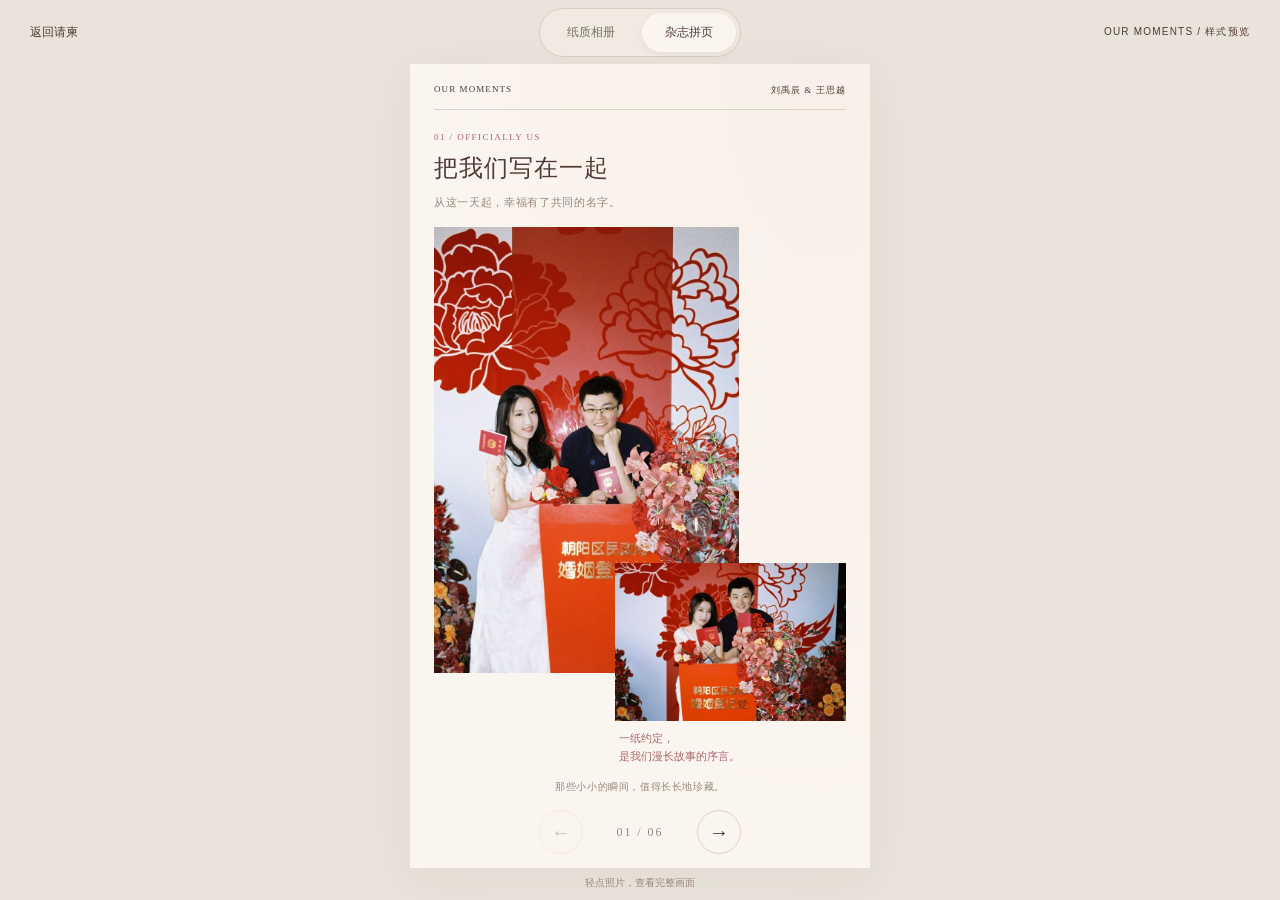
<file: demos/moments/index.html>
<!doctype html>
<html lang="zh-CN">
<head>
<meta charset="UTF-8"><meta name="viewport" content="width=device-width,initial-scale=1">
<title>点滴瞬间 · 相册样式对比</title>
<link rel="stylesheet" href="moments.css">
</head>
<body>
<header class="preview-bar"><a href="../../">返回请柬</a><nav aria-label="相册样式"><button data-mode="album" aria-pressed="true">纸质相册</button><button data-mode="editorial" aria-pressed="false">杂志拼页</button></nav><span class="preview-label">OUR MOMENTS / 样式预览</span></header>
<main>
<section id="album" class="paper" aria-label="纸质相册">
<header class="page-heading"><span class="eyebrow">A COLLECTION OF US</span><h1>点滴<span>瞬间</span></h1><p>把平凡的日子，珍藏成永远。</p></header>
<div class="album-stage"><button class="photo-button album-photo" aria-label="放大当前照片"><img id="album-image" src="assets/gold-portrait.jpg" alt="米金色背景婚纱合照"><span class="print-mark">LIU & WANG · OUR LITTLE FOREVER</span></button></div>
<div class="album-caption"><span class="chapter" id="album-chapter"></span><p id="album-caption"></p></div>
<footer class="pager"><button id="album-prev" aria-label="上一张照片">←</button><span id="album-count" role="status" aria-live="polite"></span><button id="album-next" aria-label="下一张照片">→</button></footer>
</section>
<section id="editorial" class="paper editorial" aria-label="杂志拼页" hidden>
<header class="editorial-masthead"><span>OUR MOMENTS</span><span>刘禹辰 & 王思越</span></header>
<div id="spread"></div>
<footer class="pager"><button id="editorial-prev" aria-label="上一页相册">←</button><span id="editorial-count" role="status" aria-live="polite"></span><button id="editorial-next" aria-label="下一页相册">→</button></footer>
</section>
<p class="preview-note">轻点照片，查看完整画面</p>
</main>
<dialog id="lightbox" aria-label="完整照片"><button class="close" aria-label="关闭大图">×</button><img alt=""><p>点击空白处或按 Esc 关闭</p></dialog>
<script src="moments.js"></script>
</body></html>
</file>
<file: demos/moments/moments.css>
:root{--cream:#fbf5ef;--ink:#503b33;--rose:#ab666a;--muted:#9a8578;--line:#dfd0c1;font-family:"Songti SC","Noto Serif SC","SimSun",serif;color:var(--ink);background:#eae3db}*{box-sizing:border-box}body{margin:0}button,a{-webkit-tap-highlight-color:transparent}button{font:inherit;cursor:pointer}button:focus-visible,a:focus-visible{outline:2px solid var(--rose);outline-offset:5px}button:disabled{opacity:.28;cursor:default}[hidden]{display:none!important}.preview-bar{min-height:76px;display:flex;align-items:center;justify-content:space-between;gap:16px;padding:16px 30px;font:12px -apple-system,BlinkMacSystemFont,sans-serif}.preview-bar a{color:var(--ink);text-decoration:none}.preview-bar nav{display:flex;padding:4px;border:1px solid #d9ccbf;border-radius:30px;background:#f1eae2;gap:4px}.preview-bar nav button{border:0;padding:11px 23px;border-radius:24px;background:transparent;color:#816e61}.preview-bar nav button[aria-pressed=true]{background:var(--cream);box-shadow:0 2px 6px #60433312;color:var(--ink)}.preview-label{font-size:10px;letter-spacing:.12em}main{padding:4px 20px 20px}.paper{max-width:460px;margin:auto;background:var(--cream);padding:32px 28px 22px;box-shadow:0 10px 50px #5441310d;min-height:720px;background-image:radial-gradient(ellipse at 90% 0,#ead7c529,transparent 65%)}.page-heading{text-align:center}.eyebrow{font-size:9px;letter-spacing:.28em;color:var(--muted)}h1{font-size:29px;letter-spacing:.13em;font-weight:400;margin:13px 0 10px}h1 span{color:var(--rose)}.page-heading p{font-size:11px;letter-spacing:.12em;color:var(--muted);margin:0}.album-stage{height:422px;display:flex;align-items:center;justify-content:center;margin:24px 0 18px}.photo-button{border:0;background:none;padding:0;display:block;max-width:100%;color:inherit}.album-photo{padding:9px 9px 0;background:#fffdf9;box-shadow:0 7px 22px #5e41301c;max-height:100%;width:max-content}.album-photo img{display:block;max-width:100%;max-height:382px;width:auto;height:auto}.print-mark{height:30px;display:flex;align-items:center;justify-content:center;font:7px Georgia,serif;letter-spacing:.18em;color:#a48c79}.album-caption{text-align:center}.chapter{font:9px Georgia,serif;letter-spacing:.16em;color:var(--rose)}.album-caption p{font-size:13px;letter-spacing:.09em;margin:10px 0 21px}.pager{display:flex;justify-content:center;align-items:center;gap:24px}.pager button{width:44px;height:44px;border:1px solid var(--line);border-radius:50%;background:transparent;color:var(--ink);font-size:20px}.pager span{font:12px Georgia,serif;letter-spacing:.16em;min-width:66px;text-align:center;color:var(--muted)}.preview-note{text-align:center;font:11px -apple-system,sans-serif;color:var(--muted);margin:18px 0 0}.editorial{padding-top:24px}.editorial-masthead{display:flex;justify-content:space-between;border-bottom:1px solid var(--line);padding-bottom:14px;font-size:9px;letter-spacing:.12em}.editorial-masthead span:first-child{font-family:Georgia,serif}.spread-heading{margin:25px 0 19px}.spread-heading .chapter{font-size:9px}.spread-heading h2{font-size:27px;font-weight:400;letter-spacing:.04em;margin:9px 0}.spread-heading p,.spread-note{font-size:11px;color:var(--muted);line-height:1.9;letter-spacing:.06em;margin:0}.editorial img{display:block;width:100%;height:auto}.opening-photo{width:260px;margin:0 auto}.spread-note{text-align:center;margin:15px 0 19px}.registry-layout{display:grid;grid-template-columns:1.03fr 1fr;gap:15px;align-items:start;min-height:407px;padding-top:12px}.registry-layout>div{padding-top:91px}.registry-layout .photo-button{background:white;padding:5px;box-shadow:0 3px 12px #54301e0d}.registry-layout .side-note{font-size:12px;line-height:2.1;margin:24px 0;color:var(--rose)}.red-layout{display:grid;grid-template-columns:1fr 1.08fr;align-items:center;gap:12px;min-height:407px}.red-layout>div{display:grid;gap:14px}.red-layout .photo-button{border:4px solid #fffcf6}.red-layout .side-note{font-size:11px;line-height:1.9;color:var(--rose);margin:0}.editorial .pager{margin-top:10px}.fade{animation:appear .35s ease}@keyframes appear{from{opacity:0;transform:translateY(4px)}to{opacity:1;transform:none}}dialog{border:0;padding:40px 18px 14px;background:#241f1bf5;width:100vw;max-width:100vw;height:100dvh;max-height:100dvh;color:white}dialog::backdrop{background:#241f1bf5}dialog img{display:block;max-width:100%;max-height:calc(100dvh - 104px);width:auto;height:auto;object-fit:contain;margin:auto}dialog p{text-align:center;font:11px sans-serif;color:#c5b9ad}.close{position:absolute;right:12px;top:3px;width:44px;height:40px;border:0;background:transparent;color:white;font-size:30px}@media(min-width:850px){.preview-bar{position:relative}.preview-bar nav{position:absolute;left:50%;transform:translateX(-50%)}}@media(max-width:520px){.preview-bar{padding:12px 14px;min-height:65px;gap:8px}.preview-bar nav button{padding:10px 15px}.preview-label{display:none}main{padding:0 0 16px}.paper{padding:28px 24px 20px;min-height:calc(100svh - 102px);box-shadow:none}.album-stage{height:clamp(280px,48svh,422px)}.album-photo img{max-height:calc(clamp(280px,48svh,422px) - 39px)}.preview-note{margin-top:12px}.opening-photo{width:min(260px,100%)}.red-layout{grid-template-columns:1fr;gap:18px;min-height:0}.red-layout>.photo-button{width:72%;margin:auto}.red-layout>div{grid-template-columns:1fr;gap:18px}.red-layout>div .photo-button{width:100%}.red-layout .side-note{text-align:center}.registry-layout{gap:12px;min-height:360px}.spread-heading h2{font-size:25px}}@media(prefers-reduced-motion:reduce){.fade{animation:none}}

/* Additional editorial chapters: preserve complete photographic compositions. */
.portrait-pair{display:grid;grid-template-columns:1fr 1fr;gap:14px;align-items:start;min-height:400px;padding-top:12px}.portrait-pair>div{padding-top:54px}.pair-quote{font-size:12px;line-height:2;color:var(--rose);letter-spacing:.08em;margin:0 0 23px}.portrait-pair .photo-button,.joy-layout .photo-button{border:4px solid #fffcf6}.joy-layout{display:grid;grid-template-columns:1fr 1fr;gap:16px;align-items:center}.joy-layout>.photo-button:last-child{grid-column:1/-1}.joy-layout .pair-quote{margin:0}.closing-photo{width:280px;margin:0 auto}dialog[open]{display:flex;flex-direction:column;justify-content:center}dialog img{flex:0 1 auto;min-height:0}@media(max-width:520px){.portrait-pair{min-height:350px;gap:12px}.portrait-pair>div{padding-top:40px}.pair-quote{font-size:11px;letter-spacing:.02em}.joy-layout{gap:14px}.closing-photo{width:100%}}

/* A consistent viewport-sized magazine: reserve space for headings and paging. */
body:has(#editorial:not([hidden])){height:100dvh;display:flex;flex-direction:column}
body:has(#editorial:not([hidden])) .preview-bar{flex:none;min-height:64px;padding-top:10px;padding-bottom:10px}
body:has(#editorial:not([hidden])) main{flex:1;min-height:0;display:flex;flex-direction:column;padding:0 16px 10px}
.editorial.paper{width:100%;height:100%;min-height:0;flex:1;display:flex;flex-direction:column;padding:20px 24px 14px;margin:0 auto}
.editorial-masthead{flex:none;padding-bottom:12px}
#spread{flex:1;min-height:0;display:grid;grid-template-rows:auto minmax(0,1fr) auto}
.editorial .spread-heading{margin:16px 0 14px}
.editorial .spread-heading h2{font-size:24px;margin:8px 0}
.editorial .spread-note{margin:12px 0 6px;font-size:10px}
.editorial .pager{flex:none;margin-top:8px}
.spread-art{min-height:0;display:flex;justify-content:center;align-items:stretch}
.spread-art>.photo-button{width:100%;height:100%;margin:0}
.spread-art .photo-button{min-width:0;min-height:0;max-height:100%;display:flex;justify-content:center;align-items:center;background:transparent;border:0;padding:0;box-shadow:none}
.spread-art img{width:auto;height:auto;max-width:100%;max-height:100%;object-fit:contain;border:4px solid #fffcf6}
.spread-art>div{width:100%;height:100%;min-height:0;padding-top:0}
.spread-art .registry-layout{grid-template-columns:1fr 1fr;gap:12px;align-items:stretch}
.spread-art .registry-layout>div{padding-top:0;min-height:0;display:grid;grid-template-rows:minmax(0,1fr) auto;align-items:end}
.spread-art .registry-layout .side-note{margin:12px 0;font-size:11px}
.spread-art .portrait-pair{grid-template-columns:1fr 1fr;gap:12px;align-items:stretch}
.spread-art .portrait-pair>div{padding-top:0;min-height:0;display:grid;grid-template-rows:auto minmax(0,1fr)}
.spread-art .portrait-pair>.photo-button{padding-bottom:42px}
.spread-art .portrait-pair .pair-quote{margin:8px 0 12px;font-size:11px}
.spread-art .red-layout{grid-template-columns:1fr 1.08fr;gap:10px;align-items:stretch}
.spread-art .red-layout>.photo-button{width:100%;margin:0}
.spread-art .red-layout>div{min-height:0;display:grid;grid-template-rows:minmax(0,1fr) minmax(0,1fr) auto;gap:10px}
.spread-art .red-layout .side-note{font-size:10px;line-height:1.6}
.spread-art .joy-layout{grid-template-columns:1fr 1fr;grid-template-rows:minmax(0,1fr) minmax(0,1fr);gap:12px;align-items:stretch}
.spread-art .joy-layout .pair-quote{align-self:center;font-size:11px}
body:has(#editorial:not([hidden])) .preview-note{flex:none;margin:8px 0 0;font-size:10px;line-height:14px}
@media(max-width:520px){body:has(#editorial:not([hidden])) main{padding:0 0 8px}}
@media(max-height:700px){.editorial.paper{padding-top:12px;padding-bottom:10px}.editorial .spread-heading{margin:10px 0}.editorial .spread-heading h2{font-size:21px;margin:5px 0}.editorial .spread-note{margin:7px 0 3px}.editorial .pager{margin-top:4px}}

/* Registry spread: a large lead photograph with an overlapping inset. */
.spread-art .registry-layout{position:relative;display:block}
.spread-art .registry-layout>.photo-button{position:absolute;top:0;left:0;width:74%;height:86%;align-items:flex-start;justify-content:flex-start}
.spread-art .registry-layout>.photo-button img{width:100%;height:100%;object-fit:contain;object-position:left top;border:0}
.spread-art .registry-layout>div{position:absolute;right:0;bottom:0;width:56%;height:54%;display:grid;grid-template-rows:minmax(0,1fr) auto;gap:0;padding:6px 0 0 6px;background:var(--cream)}
.spread-art .registry-layout>div .photo-button{align-items:flex-end}
.spread-art .registry-layout>div img{width:100%;height:100%;object-fit:contain;object-position:right bottom;border:0}
.spread-art .registry-layout .side-note{margin:8px 0 0;line-height:1.65;font-size:11px}
.spread-art .registry-layout>div{background:transparent;padding:0}
.spread-art .registry-layout>div img{height:auto;max-height:100%;border:4px solid var(--cream)}
.spread-art .registry-layout .side-note{background:var(--cream);padding-left:4px}
/* Keep the magazine preview consistent with the invitation. */
.editorial .spread-art .photo-button img{border:0!important}
</file>
